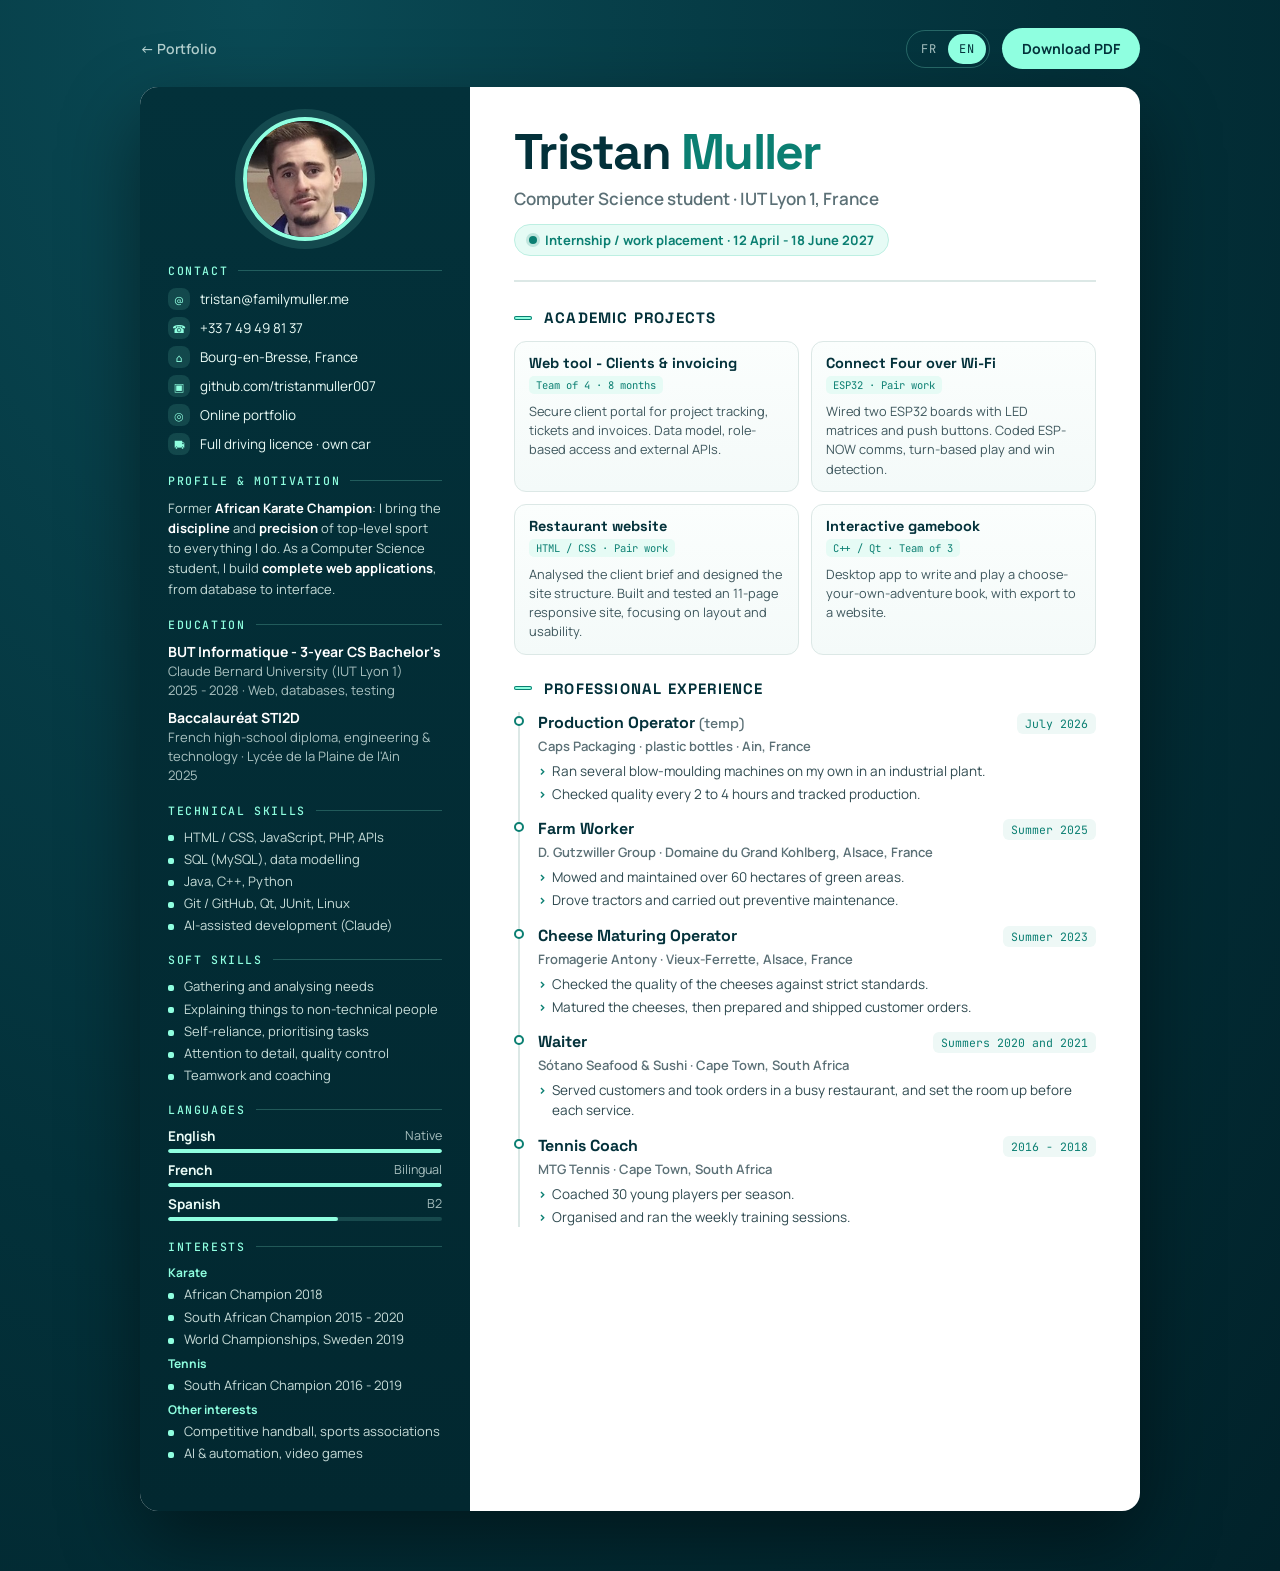
<file: index.html>
<!DOCTYPE html>
<html lang="fr">
<head>
  <meta charset="UTF-8">
  <meta name="viewport" content="width=device-width, initial-scale=1">
  <title>CV - Tristan Muller</title>
  <meta name="description" content="CV de Tristan Muller, étudiant en BUT Informatique à l'IUT Lyon 1.">
  <!-- Icône d'onglet (PNG + ICO : formats les mieux gérés par Safari) -->
  <link rel="icon" type="image/png" sizes="32x32" href="https://tristanmuller007.github.io/CV-Tristan-Muller/assets/favicon-32.png?v=2">
  <link rel="shortcut icon" href="https://tristanmuller007.github.io/CV-Tristan-Muller/assets/favicon.ico?v=2">
  <link rel="apple-touch-icon" sizes="180x180" href="https://tristanmuller007.github.io/CV-Tristan-Muller/assets/apple-touch-icon.png?v=2">

  <!-- Mêmes typographies que le portfolio -->
  <link rel="preconnect" href="https://fonts.googleapis.com">
  <link rel="preconnect" href="https://fonts.gstatic.com" crossorigin>
  <link rel="stylesheet" href="https://fonts.googleapis.com/css2?family=Space+Grotesk:wght@500;600;700&family=Manrope:wght@400;500;600;700&family=JetBrains+Mono:wght@500&display=swap">

  <!-- ?v= : numéro de version à changer à chaque mise à jour,
       pour que les navigateurs (Safari surtout) rechargent le fichier -->
  <link rel="stylesheet" href="css/style.css?v=20261117">
</head>
<body>

<!-- Barre au-dessus du CV (masquée à l'impression) -->
<div class="toolbar">
  <a href="https://tristanmuller007.github.io/Portfolio/" class="toolbar__link">← Portfolio</a>
  <div class="toolbar__actions">
    <!-- Choix de la langue (géré par js/i18n.js) -->
    <div class="lang-switch" role="group" aria-label="Langue / Language">
      <button type="button" data-lang="fr" aria-pressed="true">FR</button>
      <button type="button" data-lang="en" aria-pressed="false">EN</button>
    </div>
    <button class="toolbar__btn" type="button" onclick="window.print()" data-i18n="toolbar.pdf">Télécharger en PDF</button>
  </div>
</div>

<main class="page">

  <!-- ============================ COLONNE GAUCHE ============================ -->
  <aside class="side">
    <img class="photo" src="assets/photo.jpg" alt="Photo de Tristan Muller" data-i18n-attr="alt:a11y.photo">

    <section data-block="contact">
      <h2>Contact</h2>
      <ul class="contact">
        <li><span class="contact__icon" aria-hidden="true">@</span><a href="mailto:tristan@familymuller.me">tristan@familymuller.me</a></li>
        <li><span class="contact__icon" aria-hidden="true">☎</span><a href="tel:+33749498137" data-i18n="contact.phone">07 49 49 81 37</a></li>
        <li><span class="contact__icon" aria-hidden="true">⌂</span><span data-i18n="contact.city">Bourg-en-Bresse (01)</span></li>
        <li><span class="contact__icon" aria-hidden="true">▣</span><a href="https://github.com/tristanmuller007" target="_blank" rel="noopener">github.com/tristanmuller007</a></li>
        <li><span class="contact__icon" aria-hidden="true">◎</span><a href="https://tristanmuller007.github.io/Portfolio/" target="_blank" rel="noopener" data-i18n="contact.portfolio">Portfolio en ligne</a></li>
        <li><span class="contact__icon" aria-hidden="true">⛟</span><span data-i18n="contact.licence">Permis B · véhiculé</span></li>
      </ul>
    </section>

    <section data-block="skills-tech">
      <h2 data-i18n="skills.tech">Compétences techniques</h2>
      <ul class="dots">
        <li data-i18n="skills.t1">HTML / CSS, JavaScript, PHP, API</li>
        <li data-i18n="skills.t2">SQL (MySQL), modèle de données</li>
        <li data-i18n="skills.t3">Java, C++, Python</li>
        <li data-i18n="skills.t4">Git / GitHub, JUnit, Linux</li>
        <li data-i18n="skills.t5">IA : Claude, usage maîtrisé</li>
      </ul>
    </section>

    <section data-block="skills-soft">
      <h2 data-i18n="skills.soft">Compétences humaines</h2>
      <ul class="dots">
        <li data-i18n="skills.s1">Recueil et analyse du besoin</li>
        <li data-i18n="skills.s2">Communication avec des non-techniciens</li>
        <li data-i18n="skills.s3">Autonomie, gestion des priorités</li>
        <li data-i18n="skills.s4">Rigueur, contrôle qualité</li>
        <li data-i18n="skills.s5">Travail en équipe, pédagogie</li>
      </ul>
    </section>

    <section data-block="languages">
      <h2 data-i18n="lang.title">Langues</h2>
      <div class="lang"><b data-i18n="lang.en">Anglais</b><span data-i18n="lang.native">Langue maternelle</span><i style="--level:100%"></i></div>
      <div class="lang"><b data-i18n="lang.fr">Français</b><span data-i18n="lang.bilingual">Bilingue</span><i style="--level:100%"></i></div>
      <div class="lang"><b data-i18n="lang.es">Espagnol</b><span>B2</span><i style="--level:62%"></i></div>
    </section>

    <section data-block="interests">
      <h2 data-i18n="int.title">Centres d'intérêt</h2>
      <p class="subtitle" data-i18n="int.karate">Karaté</p>
      <ul class="dots">
        <li data-i18n="int.k1">Champion d'Afrique 2018</li>
        <li data-i18n="int.k2">Champion d'Afrique du Sud 2015 - 2020</li>
        <li data-i18n="int.k3">Mondiaux en Suède 2019</li>
      </ul>
      <p class="subtitle">Tennis</p>
      <ul class="dots">
        <li data-i18n="int.t1">Champion d'Afrique du Sud 2016 - 2019</li>
      </ul>
      <p class="subtitle" data-i18n="int.other">Loisirs</p>
      <ul class="dots">
        <li data-i18n="int.o1">Handball en compétition</li>
        <li data-i18n="int.o2">Associations sportives</li>
        <li data-i18n="int.o3">IA et automatisation</li>
        <li data-i18n="int.o4">Jeux vidéo</li>
      </ul>
    </section>

    <section data-block="education">
      <h2 data-i18n="edu.title">Formation</h2>
      <div class="school"><b data-i18n="edu.but">BUT Informatique</b><span data-i18n="edu.but.school">IUT Lyon 1 · Bourg-en-Bresse</span><span data-i18n="edu.but.text">2025 - 2028 · Web, bases de données, tests</span></div>
      <div class="school"><b data-i18n="edu.bac">Bac STI2D</b><span data-i18n="edu.bac.school">Lycée de la Plaine de l'Ain, Ambérieu-en-Bugey</span><span>2025</span></div>
    </section>
  </aside>

  <!-- ============================ COLONNE DROITE ============================ -->
  <div class="main">
    <header class="head">
      <h1>Tristan <span>Muller</span></h1>
      <p class="head__sub" data-i18n="head.sub">Étudiant en BUT Informatique · IUT Lyon 1</p>
      <p class="head__status" data-i18n="head.status"><i></i>Disponible pour un stage · 12 avril - 18 juin 2027</p>
    </header>

    <section data-block="profile">
      <h2 data-i18n="profile.title">Profil</h2>
      <p class="profile" data-i18n="profile.text">Ancien champion d'Afrique de karaté, j'ai gardé du sport de haut niveau la <strong>rigueur</strong> et le <strong>goût du travail bien fini</strong>. Étudiant en BUT Informatique, je conçois des <strong>applications web complètes</strong>, de la base de données à l'interface, et j'utilise l'IA de façon maîtrisée pour gagner en efficacité.</p>
    </section>

    <section data-block="experience">
      <h2 data-i18n="exp.title">Expérience professionnelle</h2>

      <article class="job">
        <div class="job__top"><h3 data-i18n="j1.title">Opérateur de production <em>(intérim)</em></h3><span class="date" data-i18n="j1.date">Juillet 2026</span></div>
        <p class="job__where" data-i18n="j1.where">Caps Packaging · flacons plastique · Ain</p>
        <ul>
          <li data-i18n="j1.l1">Conduite de plusieurs souffleuses en autonomie en milieu industriel.</li>
          <li data-i18n="j1.l2">Contrôle qualité toutes les 2 à 4 h et suivi de la production.</li>
        </ul>
      </article>

      <article class="job">
        <div class="job__top"><h3 data-i18n="j2.title">Ouvrier agricole polyvalent</h3><span class="date" data-i18n="j2.date">Été 2025</span></div>
        <p class="job__where" data-i18n="j2.where">D. Gutzwiller Group · Domaine du Grand Kohlberg, Alsace</p>
        <ul>
          <li data-i18n="j2.l1">Entretien de plus de 60 hectares en autonomie.</li>
          <li data-i18n="j2.l2">Conduite de tracteurs et maintenance préventive des machines.</li>
        </ul>
      </article>

      <article class="job">
        <div class="job__top"><h3 data-i18n="j3.title">Opérateur en affinerie de fromages</h3><span class="date" data-i18n="j3.date">Été 2023</span></div>
        <p class="job__where" data-i18n="j3.where">Fromagerie Antony · Vieux-Ferrette, Alsace</p>
        <ul>
          <li data-i18n="j3.l1">Contrôle qualité des produits selon des normes strictes.</li>
          <li data-i18n="j3.l2">Préparation et expédition des commandes clients.</li>
        </ul>
      </article>

      <article class="job">
        <div class="job__top"><h3 data-i18n="j5.title">Serveur</h3><span class="date" data-i18n="j5.date">Étés 2020 et 2021</span></div>
        <p class="job__where" data-i18n="j5.where">Sótano Seafood &amp; Sushi · Le Cap, Afrique du Sud</p>
        <ul>
          <li data-i18n="j5.l1">Accueil, service et gestion des commandes dans un restaurant très fréquenté.</li>
        </ul>
      </article>

      <article class="job">
        <div class="job__top"><h3 data-i18n="j4.title">Coach de tennis</h3><span class="date">2016 - 2018</span></div>
        <p class="job__where" data-i18n="j4.where">MTG Tennis · Le Cap, Afrique du Sud</p>
        <ul>
          <li data-i18n="j4.l1">Encadrement de 30 jeunes par saison, avec des explications adaptées.</li>
          <li data-i18n="j4.l2">Organisation et animation des entraînements hebdomadaires.</li>
        </ul>
      </article>
    </section>

    <section data-block="projects">
      <h2 data-i18n="projects.title">Projets</h2>
      <div class="projects">
        <div class="project"><b data-i18n="p1.title">Kliento</b><span class="tag" data-i18n="p1.tag">En cours</span><p data-i18n="p1.text">Application métier de gestion des clients et des factures : portail client sécurisé, modèle de données, API externes (PHP, SQL).</p></div>
        <div class="project"><b data-i18n="p2.title">Puissance 4 en Wi-Fi</b><span class="tag" data-i18n="p2.tag">ESP32</span><p data-i18n="p2.text">Deux cartes ESP32 avec matrices LED : communication ESP-NOW, gestion des tours et détection de victoire.</p></div>
        <div class="project"><b data-i18n="p3.title">Site de restaurant</b><span class="tag" data-i18n="p3.tag">HTML / CSS</span><p data-i18n="p3.text">Analyse du besoin client, arborescence et intégration d'un site responsive de 11 pages.</p></div>
        <div class="project"><b data-i18n="p4.title">Livre interactif</b><span class="tag" data-i18n="p4.tag">C++ / Qt</span><p data-i18n="p4.text">Application de bureau pour écrire et jouer un livre dont vous êtes le héros, avec export en site web.</p></div>
      </div>
    </section>

  </div>
</main>

<!-- Traduction : chargée en fin de page (sans defer) pour passer en anglais
     avant le premier affichage -->
<script src="js/i18n.js?v=20261117"></script>
</body>
</html>
</file>
<file: css/style.css>
/* =====================================================================
   CV en ligne - Tristan Muller
   Mise en page A4 à deux colonnes, même charte que le portfolio.

   Sommaire
   1. Variables
   2. Base
   3. Barre d'outils (lien portfolio + bouton PDF)
   4. Page
   5. Colonne gauche (photo, contact, compétences, langues, intérêts, formation)
   6. Colonne droite (en-tête, profil, expériences, projets)
   7. Responsive
   8. Impression / export PDF
   ===================================================================== */


/* =====================================================================
   1. VARIABLES
   ===================================================================== */
:root {
  --petrol:   #03313A;
  --petrol-2: #022830;
  --mint:     #8FFFE0;
  --teal:     #0B7F72;   /* menthe foncée, lisible sur fond blanc */
  --ink:      #10262B;
  --text:     #2F4A50;
  --muted:    #5B7076;
  --line:     #DCE8E6;
  --paper:    #FFFFFF;
  --side-text: rgba(234, 251, 246, .85);

  --font-display: 'Space Grotesk', system-ui, sans-serif;
  --font-body:    'Manrope', system-ui, sans-serif;
  --font-mono:    'JetBrains Mono', ui-monospace, monospace;

  --side-width: 330px;
}


/* =====================================================================
   2. BASE
   ===================================================================== */
*,
*::before,
*::after { box-sizing: border-box; margin: 0; padding: 0; }

body {
  min-height: 100vh;
  padding: 28px 16px 60px;
  background: radial-gradient(ellipse at 20% 0%, #0a4a55, var(--petrol) 55%, #01222a);
  color: var(--ink);
  font-family: var(--font-body);
  -webkit-font-smoothing: antialiased;
}

a  { color: inherit; text-decoration: none; }
ul { list-style: none; }


/* =====================================================================
   3. BARRE D'OUTILS
   ===================================================================== */
.toolbar {
  display: flex;
  justify-content: space-between;
  align-items: center;
  max-width: 1000px;
  margin: 0 auto 18px;
}
.toolbar__link       { color: rgba(234, 251, 246, .75); font-size: 14px; font-weight: 600; }
.toolbar__link:hover { color: var(--mint); }

.toolbar__btn {
  padding: 11px 20px;
  border: 0;
  border-radius: 999px;
  background: var(--mint);
  color: var(--petrol);
  font-family: var(--font-body);
  font-size: 14px;
  font-weight: 700;
  cursor: pointer;
  transition: transform .2s, box-shadow .2s;
}
.toolbar__btn:hover { transform: translateY(-2px); box-shadow: 0 8px 24px rgba(143, 255, 224, .3); }

.toolbar__actions { display: flex; align-items: center; gap: 12px; }

/* Sélecteur de langue FR / EN (identique au portfolio) */
.lang-switch {
  position: relative;
  display: flex;
  padding: 3px;
  border: 1px solid rgba(143, 255, 224, .25);
  border-radius: 999px;
}
.lang-switch::before { /* pastille qui glisse sous la langue active */
  content: "";
  position: absolute;
  top: 3px;
  bottom: 3px;
  left: 3px;
  width: calc(50% - 3px);
  border-radius: 999px;
  background: var(--mint);
  transition: transform .3s cubic-bezier(.2, .8, .2, 1);
}
html[lang="en"] .lang-switch::before { transform: translateX(100%); }
.lang-switch button {
  position: relative;
  width: 38px;
  padding: 7px 0;
  border: 0;
  background: none;
  color: rgba(234, 251, 246, .7);
  font-family: var(--font-mono);
  font-size: 12px;
  letter-spacing: .06em;
  cursor: pointer;
  transition: color .2s;
}
.lang-switch button:hover { color: #fff; }
.lang-switch button[aria-pressed="true"] { color: var(--petrol); }


/* =====================================================================
   4. PAGE
   ===================================================================== */
.page {
  display: grid;
  grid-template-columns: var(--side-width) 1fr;
  max-width: 1000px;
  margin: 0 auto;
  overflow: hidden;
  border-radius: 18px;
  background: var(--paper);
  box-shadow: 0 30px 80px rgba(0, 0, 0, .45);
}


/* =====================================================================
   5. COLONNE GAUCHE
   ===================================================================== */
.side {
  padding: 30px 28px;
  background: linear-gradient(180deg, var(--petrol), var(--petrol-2));
  color: #EAFBF6;
}
.side section { margin-bottom: 18px; }

/* Titre de bloc en police mono, suivi d'un trait */
.side h2 {
  display: flex;
  align-items: center;
  gap: 10px;
  margin-bottom: 10px;
  color: var(--mint);
  font-family: var(--font-mono);
  font-size: 11.5px;
  font-weight: 500;
  letter-spacing: .14em;
  text-transform: uppercase;
}
.side h2::after { content: ""; flex: 1; height: 1px; background: rgba(143, 255, 224, .22); }

.photo {
  display: block;
  width: 124px;
  height: 124px;
  margin: 0 auto 22px;
  border: 4px solid var(--mint);
  border-radius: 50%;
  box-shadow: 0 0 0 8px rgba(143, 255, 224, .12);
  object-fit: cover;
}

/* Contact : pastille avec pictogramme + texte */
.contact    { display: grid; gap: 7px; font-size: 13.5px; }
.contact li { display: flex; align-items: center; gap: 10px; word-break: break-word; }
.contact a:hover { color: var(--mint); }
.contact__icon {
  display: grid;
  place-items: center;
  flex-shrink: 0;
  width: 22px;
  height: 22px;
  border-radius: 8px;
  background: rgba(143, 255, 224, .12);
  color: var(--mint);
  font-size: 11px;
}

/* Liste à puces carrées (utilisée dans les deux colonnes) */
.dots    { display: grid; gap: 4px; font-size: 13px; line-height: 1.4; }
.dots li { position: relative; padding-left: 16px; color: var(--side-text); }
.dots li::before {
  content: "";
  position: absolute;
  left: 0;
  top: .6em;
  width: 6px;
  height: 6px;
  border-radius: 2px;
  background: var(--mint);
}

/* Sous-titre dans un bloc (Karaté, Tennis, Loisirs) */
.subtitle { margin: 7px 0 4px; color: var(--mint); font-size: 12px; font-weight: 700; }
.subtitle:first-of-type { margin-top: 0; }

/* Langues : nom, niveau et barre de progression (--level) */
.lang {
  display: grid;
  grid-template-columns: 1fr auto;
  row-gap: 4px;
  margin-bottom: 8px;
  font-size: 13.5px;
}
.lang span { color: rgba(234, 251, 246, .7); font-size: 12.5px; }
.lang i {
  position: relative;
  grid-column: 1 / -1;
  height: 4px;
  overflow: hidden;
  border-radius: 4px;
  background: rgba(143, 255, 224, .15);
}
.lang i::after {
  content: "";
  position: absolute;
  inset: 0 auto 0 0;
  width: var(--level);
  border-radius: 4px;
  background: var(--mint);
}

/* Formation */
.school      { margin-bottom: 8px; font-size: 13px; line-height: 1.45; }
.school b    { display: block; color: #fff; font-size: 14px; }
.school span { display: block; color: rgba(234, 251, 246, .72); }


/* =====================================================================
   6. COLONNE DROITE
   ===================================================================== */
.main { padding: 40px 44px 36px; }
.main section { margin-bottom: 24px; }

/* Titre de bloc avec un petit trait menthe devant */
.main h2 {
  display: flex;
  align-items: center;
  gap: 12px;
  margin-bottom: 14px;
  color: var(--petrol);
  font-family: var(--font-display);
  font-size: 15px;
  font-weight: 700;
  letter-spacing: .08em;
  text-transform: uppercase;
}
.main h2::before {
  content: "";
  width: 18px;
  height: 4px;
  border-radius: 4px;
  background: var(--mint);
  box-shadow: 0 0 0 1px var(--teal) inset;
}

/* En-tête : nom, formation, disponibilité */
.head {
  margin-bottom: 26px;
  padding-bottom: 24px;
  border-bottom: 2px solid var(--line);
}
.head h1 {
  color: var(--petrol);
  font-family: var(--font-display);
  font-size: 50px;
  line-height: 1;
  letter-spacing: -.035em;
}
.head h1 span  { color: var(--teal); }
.head__sub     { margin-top: 10px; color: var(--muted); font-size: 17px; font-weight: 600; }
.head__status {
  display: inline-flex;
  align-items: center;
  gap: 8px;
  margin-top: 14px;
  padding: 6px 14px;
  border: 1px solid #BDEFE2;
  border-radius: 999px;
  background: #E6FBF5;
  color: var(--teal);
  font-size: 13px;
  font-weight: 700;
}
.head__status i {
  width: 8px;
  height: 8px;
  border-radius: 50%;
  background: var(--teal);
  box-shadow: 0 0 0 3px rgba(11, 127, 114, .18);
}

.profile        { color: var(--text); font-size: 14.5px; line-height: 1.65; }
.profile strong { color: var(--petrol); }

/* Une ligne vide dans une langue est masquée (ex. loisirs regroupés en anglais) */
.dots li:empty { display: none; }

/* Version anglaise : le profil passe dans la colonne de gauche (voir js/i18n.js) */
.side .profile        { color: var(--side-text); font-size: 13px; line-height: 1.55; }
.side .profile strong { color: #fff; }

/* Expériences : frise verticale */
.job {
  position: relative;
  margin-left: 4px;
  padding: 0 0 14px 18px;
  border-left: 2px solid var(--line);
}
.job:last-child { padding-bottom: 0; }
.job::before { /* rond sur la frise */
  content: "";
  position: absolute;
  left: -6px;
  top: 4px;
  width: 10px;
  height: 10px;
  border: 2px solid var(--teal);
  border-radius: 50%;
  background: #fff;
}
.job__top   { display: flex; justify-content: space-between; align-items: baseline; gap: 12px; }
.job h3     { color: var(--petrol); font-family: var(--font-display); font-size: 16px; font-weight: 700; }
.job h3 em  { color: var(--muted); font-size: 14px; font-style: normal; font-weight: 500; }
.job__where { margin: 3px 0 6px; color: var(--muted); font-size: 13px; font-weight: 600; }
.job ul     { display: grid; gap: 3px; }
.job li     { position: relative; padding-left: 14px; color: var(--text); font-size: 13.5px; line-height: 1.5; }
.job li::before { content: "›"; position: absolute; left: 0; color: var(--teal); font-weight: 700; }

.date {
  flex-shrink: 0;
  padding: 3px 8px;
  border-radius: 6px;
  background: #EEF8F6;
  color: var(--teal);
  font-family: var(--font-mono);
  font-size: 11.5px;
}

/* Projets : cartes 2 x 2 */
.projects { display: grid; grid-template-columns: 1fr 1fr; gap: 12px; }
.project {
  padding: 12px 14px;
  border: 1px solid var(--line);
  border-radius: 12px;
  background: linear-gradient(180deg, #FBFEFD, #F4FAF9);
}
.project b { display: block; color: var(--petrol); font-family: var(--font-display); font-size: 14.5px; }
.project p { margin-top: 6px; color: #3E575D; font-size: 12.8px; line-height: 1.5; }
.tag { /* sous le titre du projet, sur une seule ligne */
  display: inline-block;
  margin-top: 4px;
  white-space: nowrap;
  padding: 2px 7px;
  border-radius: 5px;
  background: #E6FBF5;
  color: var(--teal);
  font-family: var(--font-mono);
  font-size: 10.5px;
  vertical-align: 2px;
}


/* =====================================================================
   7. RESPONSIVE (écran uniquement, pas à l'impression)
   ===================================================================== */
@media screen and (max-width: 820px) {
  .page     { grid-template-columns: 1fr; }
  .main     { padding: 30px 22px; }
  .head h1  { font-size: 40px; }
  .projects { grid-template-columns: 1fr; }
}


/* =====================================================================
   8. IMPRESSION / EXPORT PDF
   Le bouton "Télécharger en PDF" lance l'impression du navigateur.
   On garde la mise en page écran (1044 px de large) et on la réduit
   avec zoom pour qu'elle tienne exactement sur une page A4.
   ===================================================================== */
@page { size: A4; margin: 0; }

@media print {
  html,
  body     { height: auto; overflow: hidden; }
  body     { padding: 0; background: #fff; }
  .toolbar { display: none; }

  .page {
    width: 1044px;
    max-width: none;
    min-height: 1470px;   /* 1470 x 0,76 ≈ hauteur d'une page A4 */
    border-radius: 0;
    box-shadow: none;
    zoom: .76;
  }

  /* Force l'impression des couleurs de fond */
  .side, .head__status, .date, .tag, .project, .lang i, .lang i::after, .contact__icon {
    -webkit-print-color-adjust: exact;
            print-color-adjust: exact;
  }
}
</file>
